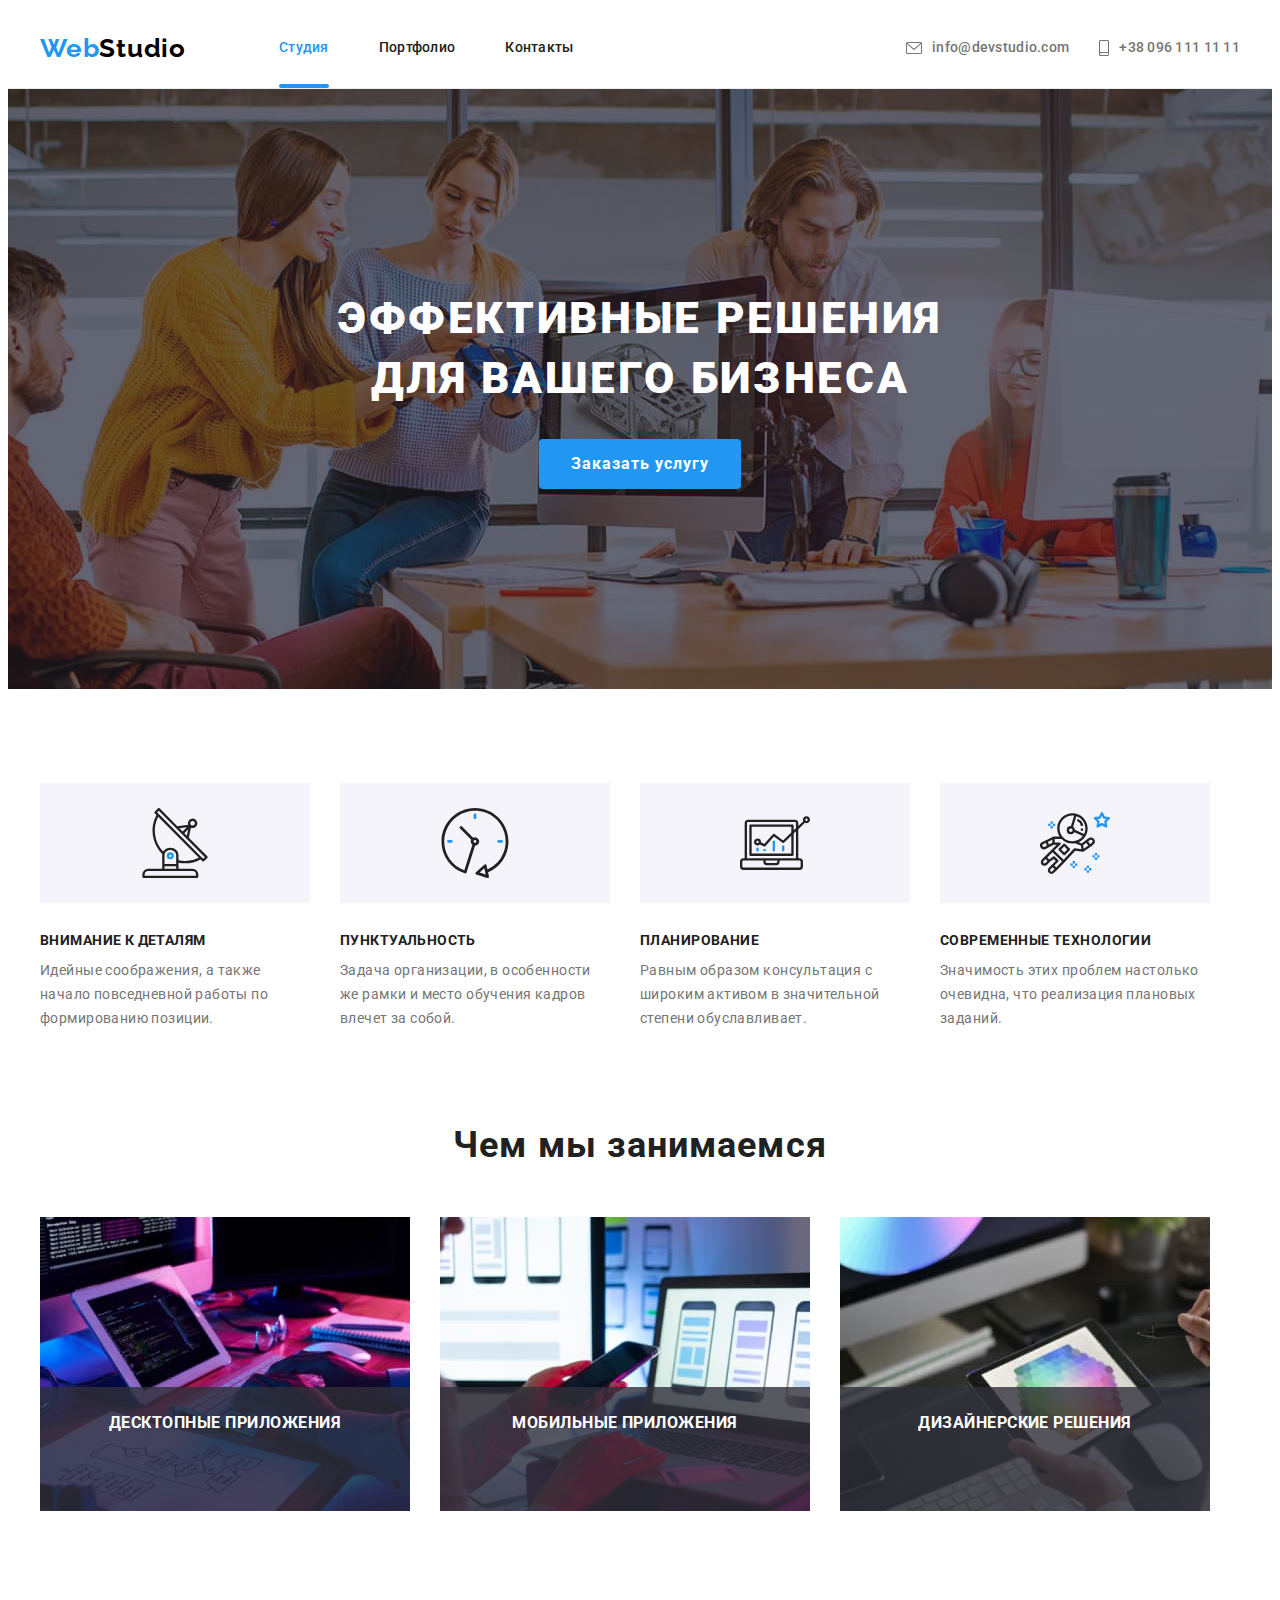
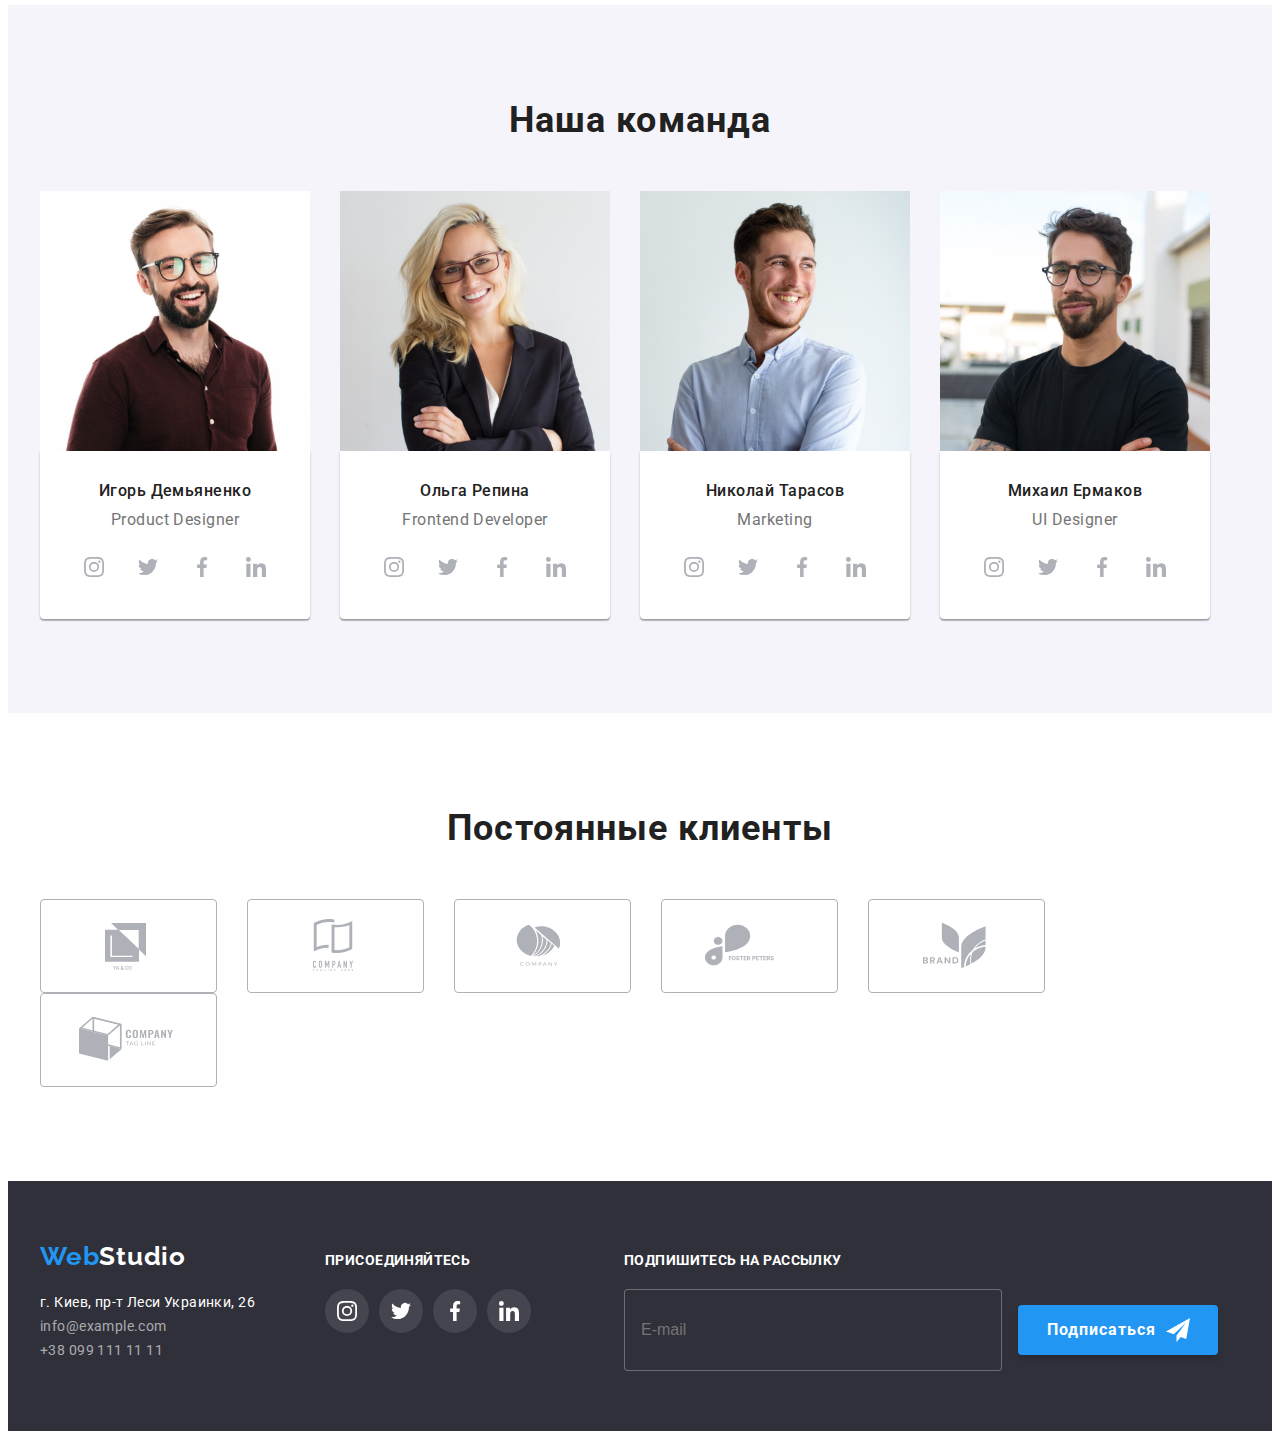
<file: index.html>
<!DOCTYPE html>
<html lang="ru">
<head>
    <meta charset="UTF-8">
    <meta http-equiv="X-UA-Compatible" content="IE=edge">
    <meta name="viewport" content="width=device-width, initial-scale=1.0">
    <link rel="preconnect" href="https://fonts.googleapis.com">
    <link rel="preconnect" href="https://fonts.gstatic.com" crossorigin>
    <link href="https://fonts.googleapis.com/css2?family=Raleway:wght@700&family=Roboto:wght@400;500;700;900&display=swap"
        rel="stylesheet">
    <link rel="stylesheet" href="https://cdnjs.cloudflare.com/ajax/libs/modern-normalize/1.1.0/modern-normalize.min.css"
        integrity="sha512-wpPYUAdjBVSE4KJnH1VR1HeZfpl1ub8YT/NKx4PuQ5NmX2tKuGu6U/JRp5y+Y8XG2tV+wKQpNHVUX03MfMFn9Q=="
        crossorigin="anonymous" referrerpolicy="no-referrer" />
    <link rel="stylesheet" href="./css/styles.css">
    <title>WebStudio</title>
</head>
<body>
    <!--Шапка-->
    <header class="header">
        <!--Навигация на страницы-->
        <div class="container header-container">        
            <nav class="header-nav">
                <a class="link header-logo" href=""><span class="web">Web</span>Studio</a>
                <ul class="list header-list">
                    <li class="header-list-container"><a class="link header-item current" href="">Студия</a></li>
                    <li class="header-list-container"><a class="link header-item" href="./portfolio.html">Портфолио</a></li>
                    <li class="header-list-container"><a class="link header-item" href="">Контакты</a></li>
                </ul>
            </nav>
        <!--Почта и телефон-->
            <ul class="list header-contacts">
                <li class="header-contacts-container">
                    <a class="link header-mail" href="mailto:info@devstudio.com">
                        <svg class="header-mail-logo" width='16' height='12'>
                            <use href='./images/icons.svg#envelope'></use>
                        </svg>
                    info@devstudio.com</a></li>
                <li><a class="link header-tel" href="tel:+380961111111">
                    <svg class="header-tel-logo" width='10' height='16'>
                            <use href='./images/icons.svg#smartphone'></use>
                        </svg>
                    +38 096 111 11 11</a></li>
            </ul>
        </div>
    </header>

    <main>
        <!--Заказ-->
        <section class="hero">
            <div class="container">
            <h1 class="hero-title">ЭФФЕКТИВНЫЕ РЕШЕНИЯ ДЛЯ ВАШЕГО БИЗНЕСА</h1>
            <button data-modal-open class="hero-btn" type="button">Заказать услугу</button>
            </div>
        </section>
        <!--Наши преимущества-->
        <section class="benefits">
            <div class="container">
            <h2 class="benefits-title visually-hidden">Наши преимущества</h2>
            <ul class="list benefits-list">
                <li class="benefits-item icon-satellite">
                    <h3 class="benefits-item-title">Внимание к деталям</h3>
                    <p class="benefits-item-text">Идейные соображения, а также начало повседневной работы по формированию позиции.</p>
                </li>
                <li class="benefits-item icon-clock">
                    <h3 class="benefits-item-title">Пунктуальность</h3>
                    <p class="benefits-item-text">Задача организации, в особенности же рамки и место обучения кадров влечет за собой.</p>
                </li>
                <li class="benefits-item icon-diagram">
                    <h3 class="benefits-item-title">Планирование</h3>
                    <p class="benefits-item-text">Равным образом консультация с широким активом в значительной степени обуславливает.</p>
                </li>
                <li class="benefits-item icon-astronaut">
                    <h3 class="benefits-item-title">Современные технологии</h3>
                    <p class="benefits-item-text">Значимость этих проблем настолько очевидна, что реализация плановых заданий.</p>
                </li>
            </ul>
            </div>
        </section>
        <!--Чем мы занимаемся?-->
        <section class="works">
            <div class="container">
            <h2 class="works-title">Чем мы занимаемся</h2>
            <ul class="list works-list">
                <li class="works-item">
                    <img src="./images/box1.jpg" alt="Руки на клавиатуре и рядом алгоритм" width="370">
                    <p class="works-item-title">Десктопные приложения</p>
                </li>
                <li class="works-item">
                    <img src="./images/box2.jpg" alt="Руки на клавиатуре и со смартфоном" width="370">
                    <p class="works-item-title">Мобильные приложения</p>
                </li>
                <li class="works-item">
                    <img src="./images/box3.jpg" alt="Руки с планшетом и ручкой" width="370">
                    <p class="works-item-title">Дизайнерские решения</p>
                </li>
            </ul>
            </div>
        </section>
        <!--Наша Команда-->
        <section class="team">
            <div class="container">
            <h2 class="team-title">Наша команда</h2>
            <ul class="list team-list">
                <li class="team-item">
                    <img class="team-item-image" src="./images/person1.jpg" alt="Игорь Демьяненко" width="270">
                        <div class="team-item-container">
                            <h3 class="team-item-title">Игорь Демьяненко</h3>
                            <p class="team-item-text" lang="en">Product Designer</p>
                            <ul class="list team-item-social-list">
                                <li class="team-item-social-icon">
                                    <a href="" class="team-item-social-link">
                                        <svg class="team-item-social-logo" width='20' height='20'>
                                            <use href='./images/icons.svg#instagram'></use>
                                        </svg>
                                    </a>
                                </li>
                                <li class="team-item-social-icon">
                                    <a href="" class="team-item-social-link">
                                        <svg class="team-item-social-logo" width='20' height='20'>
                                            <use href='./images/icons.svg#twitter'></use>
                                        </svg>
                                    </a>
                                </li>
                                <li class="team-item-social-icon">
                                    <a href="" class="team-item-social-link">
                                        <svg class="team-item-social-logo" width='20' height='20'>
                                            <use href='./images/icons.svg#facebook'></use>
                                        </svg>
                                    </a>
                                </li>
                                <li class="team-item-social-icon">
                                    <a href="" class="team-item-social-link">
                                        <svg class="team-item-social-logo" width='20' height='20'>
                                            <use href='./images/icons.svg#linkedin'></use>
                                        </svg>
                                    </a>
                                </li>
                            </ul>
                        </div>
                </li>
                <li class="team-item">
                    <img class="team-item-image" src="./images/person2.jpg" alt="Ольга Репина" width="270">
                        <div class="team-item-container">
                            <h3 class="team-item-title">Ольга Репина</h3>
                            <p class="team-item-text" lang="en">Frontend Developer</p>
                            <ul class="list team-item-social-list">
                                <li class="team-item-social-icon">
                                    <a href="" class="team-item-social-link">
                                        <svg class="team-item-social-logo" width='20' height='20'>
                                            <use href='./images/icons.svg#instagram'></use>
                                        </svg>
                                    </a>
                                </li>
                                <li class="team-item-social-icon">
                                    <a href="" class="team-item-social-link">
                                        <svg class="team-item-social-logo" width='20' height='20'>
                                            <use href='./images/icons.svg#twitter'></use>
                                        </svg>
                                    </a>
                                </li>
                                <li class="team-item-social-icon">
                                    <a href="" class="team-item-social-link">
                                        <svg class="team-item-social-logo" width='20' height='20'>
                                            <use href='./images/icons.svg#facebook'></use>
                                        </svg>
                                    </a>
                                </li>
                                <li class="team-item-social-icon">
                                    <a href="" class="team-item-social-link">
                                        <svg class="team-item-social-logo" width='20' height='20'>
                                            <use href='./images/icons.svg#linkedin'></use>
                                        </svg>
                                    </a>
                                </li>
                            </ul>
                        </div>
                </li>
                <li class="team-item">
                    <img class="team-item-image" src="./images/person3.jpg" alt="Николай Тарасов" width="270">
                        <div class="team-item-container">
                            <h3 class="team-item-title">Николай Тарасов</h3>
                            <p class="team-item-text" lang="en">Marketing</p>
                            <ul class="list team-item-social-list">
                                <li class="team-item-social-icon">
                                    <a href="" class="team-item-social-link">
                                        <svg class="team-item-social-logo" width='20' height='20'>
                                            <use href='./images/icons.svg#instagram'></use>
                                        </svg>
                                    </a>
                                </li>
                                <li class="team-item-social-icon">
                                    <a href="" class="team-item-social-link">
                                        <svg class="team-item-social-logo" width='20' height='20'>
                                            <use href='./images/icons.svg#twitter'></use>
                                        </svg>
                                    </a>
                                </li>
                                <li class="team-item-social-icon">
                                    <a href="" class="team-item-social-link">
                                        <svg class="team-item-social-logo" width='20' height='20'>
                                            <use href='./images/icons.svg#facebook'></use>
                                        </svg>
                                    </a>
                                </li>
                                <li class="team-item-social-icon">
                                    <a href="" class="team-item-social-link">
                                        <svg class="team-item-social-logo" width='20' height='20'>
                                            <use href='./images/icons.svg#linkedin'></use>
                                        </svg>
                                    </a>
                                </li>
                            </ul>
                        </div>
                </li>
                <li class="team-item">
                    <img class="team-item-image" src="./images/person4.jpg" alt="Михаил Ермаков" width="270">
                        <div class="team-item-container">
                            <h3 class="team-item-title">Михаил Ермаков</h3>
                            <p class="team-item-text" lang="en">UI Designer</p>
                            <ul class="list team-item-social-list">
                                <li class="team-item-social-icon">
                                    <a href="" class="team-item-social-link">
                                        <svg class="team-item-social-logo" width='20' height='20'>
                                            <use href='./images/icons.svg#instagram'></use>
                                        </svg>
                                    </a>
                                </li>
                                <li class="team-item-social-icon">
                                    <a href="" class="team-item-social-link">
                                        <svg class="team-item-social-logo" width='20' height='20'>
                                            <use href='./images/icons.svg#twitter'></use>
                                        </svg>
                                    </a>
                                </li>
                                <li class="team-item-social-icon">
                                    <a href="" class="team-item-social-link">
                                        <svg class="team-item-social-logo" width='20' height='20'>
                                            <use href='./images/icons.svg#facebook'></use>
                                        </svg>
                                    </a>
                                </li>
                                <li class="team-item-social-icon">
                                    <a href="" class="team-item-social-link">
                                        <svg class="team-item-social-logo" width='20' height='20'>
                                            <use href='./images/icons.svg#linkedin'></use>
                                        </svg>
                                    </a>
                                </li>
                            </ul>
                        </div>
                </li>
            </ul>
            </div>
        </section>
        <!--Наши постоянные клиенты-->
        <section class="clients">
            <div class="container">
                <h2 class="clients-title">Постоянные клиенты</h2>
                <ul class="list clients-list">
                    <li class="clients-item">
                        <a href="" class="link clients-item-link">
                            <svg class="clients-item-logo" width='106' height='60'>
                                <use href='./images/icons.svg#company1'></use>
                            </svg>
                        </a>                                                
                    </li>
                    <li class="clients-item">
                        <a href="" class="link clients-item-link">
                            <svg class="clients-item-logo" width='106' height='60'>
                                <use href='./images/icons.svg#company2'></use>
                            </svg>
                        </a>
                    </li>
                    <li class="clients-item">
                        <a href="" class="link clients-item-link">
                            <svg class="clients-item-logo" width='106' height='60'>
                                <use href='./images/icons.svg#company3'></use>
                            </svg>
                        </a>
                    </li>
                    <li class="clients-item">
                        <a href="" class="link clients-item-link">
                            <svg class="clients-item-logo" width='106' height='60'>
                                <use href='./images/icons.svg#company4'></use>
                            </svg>
                        </a>
                    </li>
                    <li class="clients-item">
                        <a href="" class="link clients-item-link">
                            <svg class="clients-item-logo" width='106' height='60'>
                                <use href='./images/icons.svg#company5'></use>
                            </svg>
                        </a>
                    <li class="clients-item">
                        <a href="" class="link clients-item-link">
                            <svg class="clients-item-logo" width='106' height='60'>
                                <use href='./images/icons.svg#company6'></use>
                            </svg>
                        </a>
                    </li>                    
                </ul>
            </div>
        </section>
    </main>
    <footer class="footer">
        <!--Логотип-->
        <div class="container footer-container">
            <div>
            <a class="link footer-logo" href=""><span class="web">Web</span>Studio</a>
        <address class="footer-list">
            <ul class="list">
                <li><a class="link footer-map" href="https://goo.gl/maps/VZW6j8tTsUU3PeiP6" target="_blank" rel="noopner norefferer">г. Киев, пр-т Леси Украинки, 26</a></li>
                <li><a class="link footer-mail" href="mailto:info@example.com">info@example.com</a></li>
                <li><a class="link footer-tel" href="tel:+380991111111">+38 099 111 11 11</a></li>
            </ul>             
        </address>
            </div>
        <div class="footer-social-container">
            <h3 class="footer-social-title">Присоединяйтесь</h3>
            <ul class="list footer-social-list">
                <li class="footer-social-icon">
                    <a href="" class="footer-social-link">
                        <svg class="footer-social-logo" width='20' height='20'>
                            <use href='./images/icons.svg#instagram'></use>
                        </svg>
                    </a>
                </li>
                <li class="footer-social-icon">
                    <a href="" class="footer-social-link">
                        <svg class="footer-social-logo" width='20' height='20'>
                            <use href='./images/icons.svg#twitter'></use>
                        </svg>
                    </a>
                </li>
                <li class="footer-social-icon">
                    <a href="" class="footer-social-link">
                        <svg class="footer-social-logo" width='20' height='20'>
                            <use href='./images/icons.svg#facebook'></use>
                        </svg>
                    </a>
                </li>
                <li class="footer-social-icon">
                    <a href="" class="footer-social-link">
                        <svg class="footer-social-logo" width='20' height='20'>
                            <use href='./images/icons.svg#linkedin'></use>
                        </svg>
                    </a>
                </li>
            </ul>
        </div>
        <div class="footer-subscribe">
            <h3 class="footer-subscribe-title">Подпишитесь на рассылку</h3>
            <form action="#">
                <input type="email" name="email" class="subscribe-email" placeholder="E-mail">
                <button type="submit" class="subscribe-btn">
                    <span class="subscribe-btn-text">Подписаться</span> 
                    <svg class="subscribe-icon" width='24' height='24'>
                        <use href='./images/icons.svg#telegram'></use>
                    </svg>
                </button>
            </form>
        </div>
        </div>
    </footer>
    <!--Модальное окно-->
    <div data-modal class="backdrop is-hidden">
        <div class="modal">
            <button type="button" data-modal-close class="modal-close">
                <svg class="modal-close-logo" width="11px" height="11px">
                    <use href="./images/icons.svg#close"></use>
                </svg>
            </button>

            <p class="modal-title">Оставьте свои данные, мы вам перезвоним</p>
            <form action="#">
                <label class="modal-input">
                    <span class="input-label">Имя</span>
                    <span class="modal-input-icon">
                        <input class="input-field" type="text" name="name">
                        <svg class="input-icon" width="12px" height="12px">
                            <use href="./images/icons.svg#modal-name"></use>
                        </svg>
                    </span>
                    
                </label>
                <label class="modal-input">
                    <span class="input-label">Телефон</span>
                    <span class="modal-input-icon">
                        <input class="input-field" type="tel" name="tel">
                        <svg class="input-icon" width="14px" height="14px">
                            <use href="./images/icons.svg#modal-tel"></use>
                        </svg>
                    </span>
                </label>
                <label class="modal-input">
                    <span class="input-label">Почта</span>
                    <span class="modal-input-icon">
                        <input class="input-field" type="email" name="email">
                        <svg class="input-icon" width="16px" height="12px">
                            <use href="./images/icons.svg#modal-mail"></use>
                        </svg>
                    </span>
                </label>
                <label class="modal-input">
                    <span class="input-label">Комментарии</span>
                    <textarea class="input-field textarea" name="comment" placeholder="Введите текст"></textarea>
                </label>
                <label class="checkbox-text">
                    <input class="checkbox" type="checkbox" name="checkbox">
                    <span class="checkbox-icon"></span>
                    <span>Соглашаюсь с рассылкой и принимаю
                    <a href="" class="checkbox-link">Условия договора</a></span>
                </label>
                <div class="modal-button">
                    <button type="submit" class="submit-btn">Отправить</button>
                </div>
            </form>
        </div>
    </div>
    <script src="./modal.js"></script>
</body>
</html>
</file>
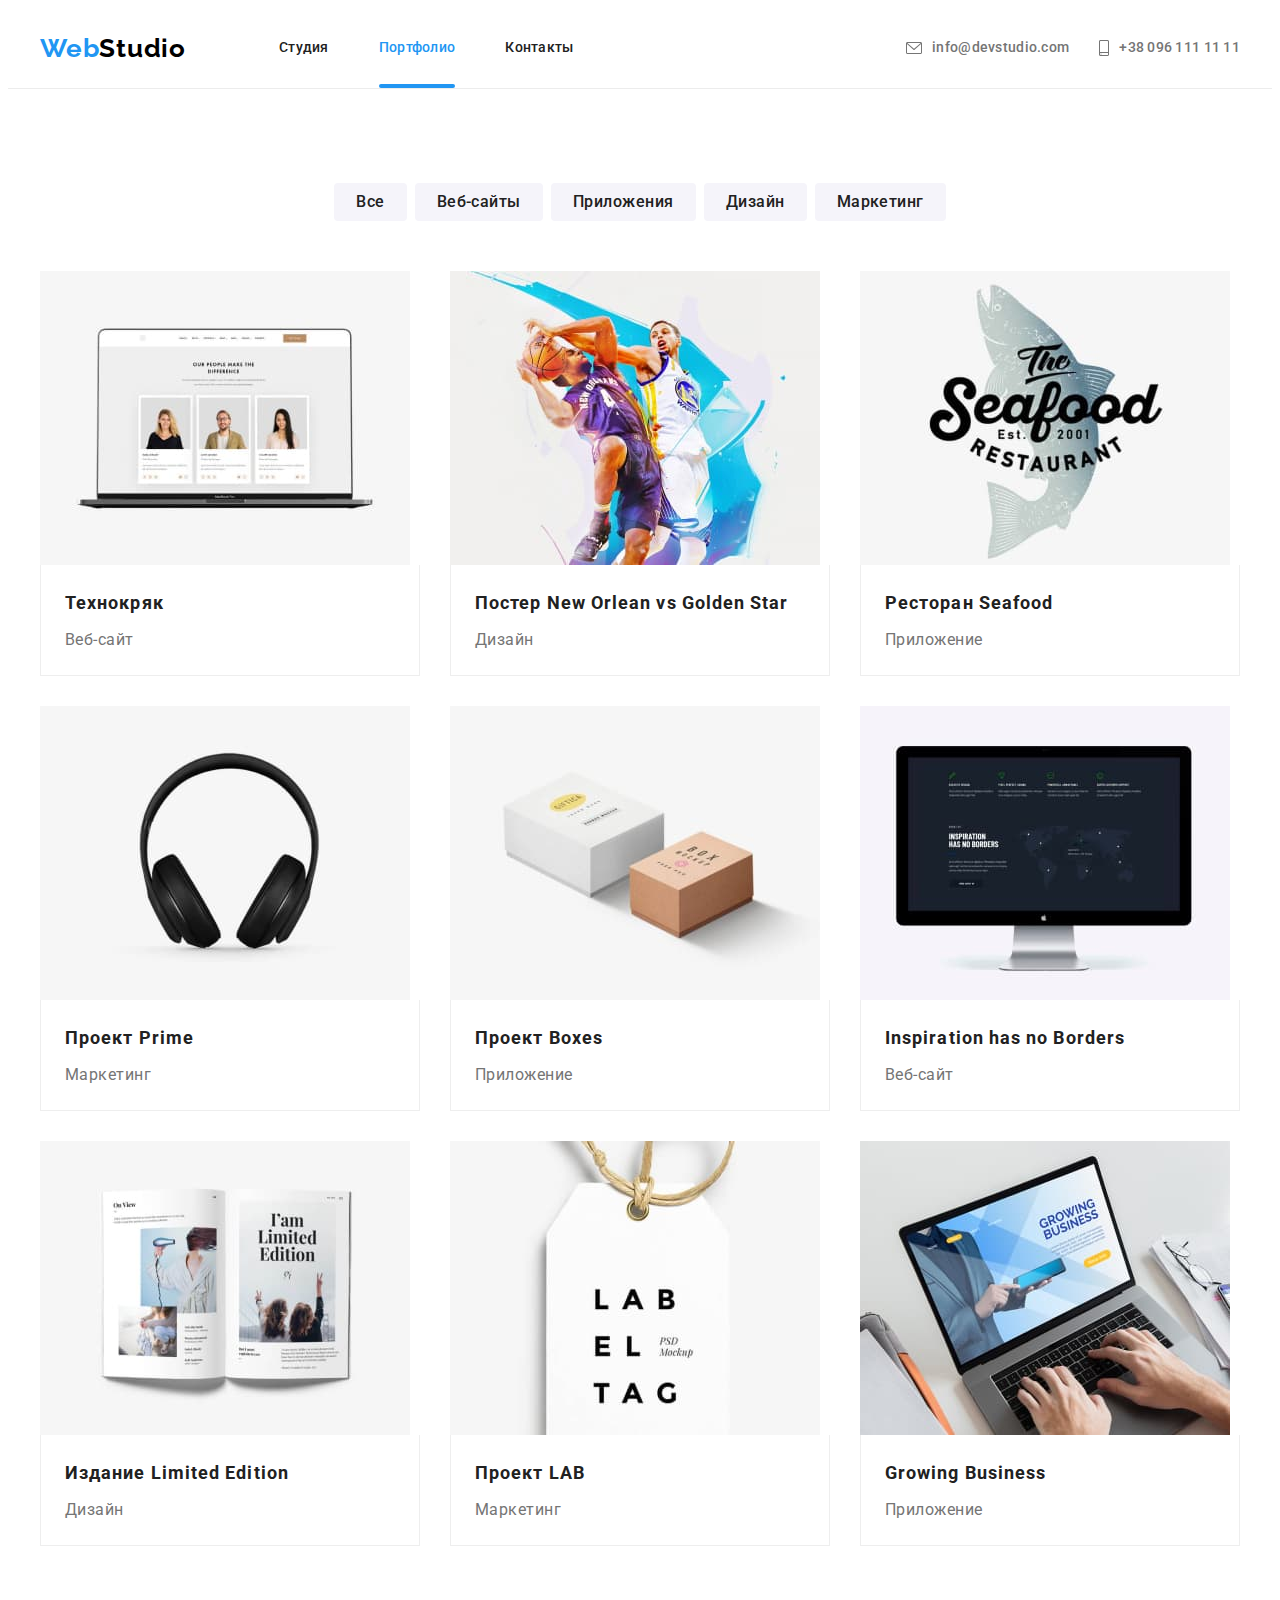
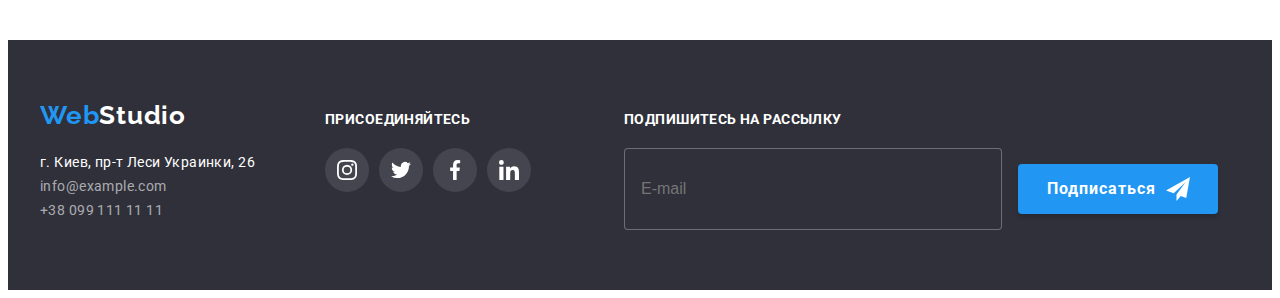
<file: portfolio.html>
<!DOCTYPE html>
<html lang="ru">
<head>
    <meta charset="UTF-8">
    <meta http-equiv="X-UA-Compatible" content="IE=edge">
    <meta name="viewport" content="width=, initial-scale=1.0">
    <link rel="preconnect" href="https://fonts.googleapis.com">
    <link rel="preconnect" href="https://fonts.gstatic.com" crossorigin>
    <link href="https://fonts.googleapis.com/css2?family=Raleway:wght@700&family=Roboto:wght@400;500;700;900&display=swap"
        rel="stylesheet">
    <link rel="stylesheet" href="https://cdnjs.cloudflare.com/ajax/libs/modern-normalize/1.1.0/modern-normalize.min.css"
        integrity="sha512-wpPYUAdjBVSE4KJnH1VR1HeZfpl1ub8YT/NKx4PuQ5NmX2tKuGu6U/JRp5y+Y8XG2tV+wKQpNHVUX03MfMFn9Q=="
        crossorigin="anonymous" referrerpolicy="no-referrer" />
    <link rel="stylesheet" href="./css/styles.css">
    <title>Portfolio</title>
</head>
<body>
    <!--Шапка-->
    <header class="header">
        <!--Навигация на другие страницы сайта-->
        <div class="container header-container">
            <nav class="header-nav">
                <a class="link header-logo" href=""><span class="web">Web</span>Studio</a>
                <ul class="list header-list">
                    <li class="header-list-container"><a class="link header-item " href="./index.html">Студия</a></li>
                    <li class="header-list-container"><a class="link header-item current" href="">Портфолио</a></li>
                    <li class="header-list-container"><a class="link header-item" href="">Контакты</a></li>
                </ul>
            </nav>
            <!--Почта и телефон-->
            <ul class="list header-contacts">
                <li class="header-contacts-container">
                    <a class="link header-mail" href="mailto:info@devstudio.com">
                        <svg class="header-mail-logo" width='16' height='12'>
                            <use href='./images/icons.svg#envelope'></use>
                        </svg>
                        info@devstudio.com</a>
                </li>
                <li><a class="link header-tel" href="tel:+380961111111">
                        <svg class="header-tel-logo" width='10' height='16'>
                            <use href='./images/icons.svg#smartphone'></use>
                        </svg>
                        +38 096 111 11 11</a></li>
            </ul>
        </div>
    </header>
    <main>
    <!--Навигация по сайту-->
    <section class="nav-portfolio">
        <div class="container">
        <h1 class="nav-portfolio-title visually-hidden">Навигация кнопоками примеров работ</h1>
        <!--Кнопки-->
        <ul class="list nav-portfolio-list">
            <li class="nav-portfolio-item">
                <button class="nav-portfolio-btn" type="button">Все</button>
            </li>
            <li class="nav-portfolio-item">
                <button class="nav-portfolio-btn" type="button">Веб-сайты</button>
            </li>
            <li class="nav-portfolio-item">
                <button class="nav-portfolio-btn" type="button">Приложения</button>
            </li>
            <li class="nav-portfolio-item">
                <button class="nav-portfolio-btn" type="button">Дизайн</button>
            </li>
            <li class="nav-portfolio-item">
                <button class="nav-portfolio-btn" type="button">Маркетинг</button>
            </li>
        </ul>
        <!--Примеры работ-->
        <h2 class="nav-examples-title visually-hidden">Навигация по фотопримерам работ</h2>
        <ul class="list nav-examples-list">
            <li class="nav-examples-item">
                <a class="link nav-examples-link" href="">
                    <div class="nav-examples-item-thumb">
                        <img class="nav-examples-item-image" src="./images/portfolio1.jpg" alt="Экран ноутбука" width="370">
                        <div class="nav-examples-item-overlay">
                            <p class="nav-examples-item-overlay-text">Технокряк это современная площадка распространения коронавируса. Компании используют эту платформу для цифрового
                            шпионажа и атак на защищённые сервера конкурентов.</p>
                        </div>
                    </div>
                        <div class="nav-examples-container">
                            <h3 class="nav-examples-item-title">Технокряк</h3>
                            <p class="nav-examples-item-text">Веб-сайт</p>
                        </div>
                </a> 
            </li>
            <li class="nav-examples-item">
                <a class="link nav-examples-link" href="">
                    <div class="nav-examples-item-thumb">
                        <img class="nav-examples-item-image" src="./images/portfolio2.jpg" alt="Баскетболисты" width="370">
                        <div class="nav-examples-item-overlay">
                            <p class="nav-examples-item-overlay-text">Технокряк это современная площадка распространения коронавируса. Компании
                            используют эту платформу для цифрового
                            шпионажа и атак на защищённые сервера конкурентов.</p>
                        </div>
                    </div>
                        <div class="nav-examples-container">
                            <h3 class="nav-examples-item-title">Постер New Orlean vs Golden Star</h3>
                            <p class="nav-examples-item-text">Дизайн</p>
                        </div>
                </a> 
            </li>
            <li class="nav-examples-item">
                <a class="link nav-examples-link" href="">
                    <div class="nav-examples-item-thumb">
                        <img class="nav-examples-item-image" src="./images/portfolio3.jpg" alt="Логотип ресторана" width="370">
                        <div class="nav-examples-item-overlay">
                            <p class="nav-examples-item-overlay-text">Технокряк это современная площадка распространения коронавируса. Компании
                            используют эту платформу для цифрового
                            шпионажа и атак на защищённые сервера конкурентов.</p>
                        </div>
                    </div>
                        <div class="nav-examples-container">
                            <h3 class="nav-examples-item-title">Ресторан Seafood</h3>
                            <p class="nav-examples-item-text">Приложение</p>
                        </div>
                </a>
                
            </li>
            <li class="nav-examples-item">
                <a class="link nav-examples-link" href="">
                    <div class="nav-examples-item-thumb">
                        <img class="nav-examples-item-image" src="./images/portfolio4.jpg" alt="Наушники" width="370">
                        <div class="nav-examples-item-overlay">
                            <p class="nav-examples-item-overlay-text">Технокряк это современная площадка распространения коронавируса. Компании
                            используют эту платформу для цифрового
                            шпионажа и атак на защищённые сервера конкурентов.</p>
                        </div>
                    </div>
                        <div class="nav-examples-container">
                            <h3 class="nav-examples-item-title">Проект Prime</h3>
                            <p class="nav-examples-item-text">Маркетинг</p>
                        </div>
                </a>                
            </li>
            <li class="nav-examples-item">
                <a class="link nav-examples-link" href="">
                    <div class="nav-examples-item-thumb">
                        <img class="nav-examples-item-image" src="./images/portfolio5.jpg" alt="Коробки" width="370">
                        <div class="nav-examples-item-overlay">
                            <p class="nav-examples-item-overlay-text">Технокряк это современная площадка распространения коронавируса. Компании
                            используют эту платформу для цифрового
                            шпионажа и атак на защищённые сервера конкурентов.</p>
                        </div>
                    </div>
                        <div class="nav-examples-container">
                            <h3 class="nav-examples-item-title">Проект Boxes</h3>
                            <p class="nav-examples-item-text">Приложение</p>
                        </div>
                </a>
            </li>
            <li class="nav-examples-item">
                <a class="link nav-examples-link" href="">
                    <div class="nav-examples-item-thumb">
                        <img class="nav-examples-item-image" src="./images/portfolio6.jpg" alt="Экран мионитора" width="370">
                        <div class="nav-examples-item-overlay">
                            <p class="nav-examples-item-overlay-text">Технокряк это современная площадка распространения коронавируса. Компании
                            используют эту платформу для цифрового
                            шпионажа и атак на защищённые сервера конкурентов.</p>
                        </div>
                    </div>
                        <div class="nav-examples-container">
                            <h3 class="nav-examples-item-title">Inspiration has no Borders</h3>
                            <p class="nav-examples-item-text">Веб-сайт</p>
                        </div>
                </a> 
            </li>
            <li class="nav-examples-item">                
                <a class="link nav-examples-link" href="">
                    <div class="nav-examples-item-thumb">
                        <img class="nav-examples-item-image" src="./images/portfolio7.jpg" alt="Раскрытая книга" width="370">
                        <div class="nav-examples-item-overlay">
                            <p class="nav-examples-item-overlay-text">Технокряк это современная площадка распространения коронавируса. Компании
                            используют эту платформу для цифрового
                            шпионажа и атак на защищённые сервера конкурентов.</p>
                        </div>
                    </div>
                        <div class="nav-examples-container">
                            <h3 class="nav-examples-item-title">Издание Limited Edition</h3>
                            <p class="nav-examples-item-text">Дизайн</p>
                        </div>
                </a>  
            </li>
            <li class="nav-examples-item">
                <a class="link nav-examples-link" href="">
                    <div class="nav-examples-item-thumb">
                        <img class="nav-examples-item-image" src="./images/portfolio8.jpg" alt="Ярлык" width="370">
                        <div class="nav-examples-item-overlay">
                            <p class="nav-examples-item-overlay-text">Технокряк это современная площадка распространения коронавируса. Компании
                            используют эту платформу для цифрового
                            шпионажа и атак на защищённые сервера конкурентов.</p>
                        </div>
                    </div>
                        <div class="nav-examples-container">
                            <h3 class="nav-examples-item-title">Проект LAB</h3>
                            <p class="nav-examples-item-text">Маркетинг</p>
                        </div>
                </a> 
            </li>
            <li class="nav-examples-item">
                <a class="link nav-examples-link" href="">
                    <div class="nav-examples-item-thumb">
                        <img class="nav-examples-item-image" src="./images/portfolio9.jpg" alt="Фото ноутбука" width="370">
                        <div class="nav-examples-item-overlay">
                            <p class="nav-examples-item-overlay-text">Технокряк это современная площадка распространения коронавируса. Компании
                            используют эту платформу для цифрового
                            шпионажа и атак на защищённые сервера конкурентов.</p>
                        </div>
                    </div>
                        <div class="nav-examples-container">
                            <h3 class="nav-examples-item-title">Growing Business</h3>
                            <p class="nav-examples-item-text">Приложение</p>
                        </div>
                </a>
            </li>
        </ul>
        </div>
    </section>
    </main>
    <footer class="footer">
        <!--Логотип-->
        <div class="container footer-container">
            <div>
                <a class="link footer-logo" href=""><span class="web">Web</span>Studio</a>
                <address class="footer-list">
                    <ul class="list">
                        <li><a class="link footer-map" href="https://goo.gl/maps/VZW6j8tTsUU3PeiP6" target="_blank"
                                rel="noopner norefferer">г. Киев, пр-т Леси Украинки, 26</a></li>
                        <li><a class="link footer-mail" href="mailto:info@example.com">info@example.com</a></li>
                        <li><a class="link footer-tel" href="tel:+380991111111">+38 099 111 11 11</a></li>
                    </ul>
                </address>
            </div>
            <div class="footer-social-container">
                <h3 class="footer-social-title">Присоединяйтесь</h3>
                <ul class="list footer-social-list">
                    <li class="footer-social-icon">
                        <a href="" class="footer-social-link">
                            <svg class="footer-social-logo" width='20' height='20'>
                                <use href='./images/icons.svg#instagram'></use>
                            </svg>
                        </a>
                    </li>
                    <li class="footer-social-icon">
                        <a href="" class="footer-social-link">
                            <svg class="footer-social-logo" width='20' height='20'>
                                <use href='./images/icons.svg#twitter'></use>
                            </svg>
                        </a>
                    </li>
                    <li class="footer-social-icon">
                        <a href="" class="footer-social-link">
                            <svg class="footer-social-logo" width='20' height='20'>
                                <use href='./images/icons.svg#facebook'></use>
                            </svg>
                        </a>
                    </li>
                    <li class="footer-social-icon">
                        <a href="" class="footer-social-link">
                            <svg class="footer-social-logo" width='20' height='20'>
                                <use href='./images/icons.svg#linkedin'></use>
                            </svg>
                        </a>
                    </li>
                </ul>
            </div>
            <div class="footer-subscribe">
                <h3 class="footer-subscribe-title">Подпишитесь на рассылку</h3>
                <form action="">
                    <input type="email" name="email" class="subscribe-email" placeholder="E-mail">
                    <button type="submit" class="subscribe-btn">
                        <span class="subscribe-btn-text">Подписаться</span>
                        <svg class="subscribe-icon" width='24' height='24'>
                            <use href='./images/icons.svg#telegram'></use>
                        </svg>
                    </button>
                </form>
            </div>
        </div>
    </footer>

</body>
</html>
</file>
<file: css/styles.css>
/* Общие стили страницы */
:root {
	--title-color: #212121;
	--text-color: #757575;
	--accent-color: #2196f3;
	--dark-background-color: #2f303a;
	--grey-background-color: #f5f4fa;
	--btn-background-color: #188ce8;
	--light-color-for-another: #ffffff;
	--transition-duration: 250ms;
	--transition-timing-function: cubic-bezier(0.4, 0, 0.2, 1);
}

body {
	font-family: "Roboto", "sans-serif";
	background-color: var(--light-color-for-another);
}

p,
h1,
h2,
h3,
h4,
h5,
h6 {
	margin: 0;
}

ul,
ol {
	margin: 0;
	padding: 0;
}

img {
	display: block;
	max-width: 100%;
}

.list {
	list-style: none;
}

.link {
	text-decoration: none;
}

.visually-hidden {
	position: absolute;
	width: 1px;
	height: 1px;
	margin: -1px;
	border: 0;
	padding: 0;

	white-space: nowrap;
	clip-path: inset(100%);
	clip: rect(0 0 0 0);
	overflow: hidden;
}

.container {
	width: 1200px;
	padding-left: 15px;
	padding-right: 15px;
	margin: 0 auto;
}
/* Стилизация шапки сайта */
.header {
	border-bottom: 1px solid #ececec;
}
.web {
	color: var(--accent-color);
}
.header-logo {
	color: black;
	margin-right: 93px;
	display: block;
}
.web,
.header-logo,
.footer-logo {
	font-family: "Raleway", "sans-serif";
	font-style: normal;
	font-weight: 700;
	font-size: 26px;
	line-height: 1.17;
	letter-spacing: 0.03em;
}
.header-container {
	display: flex;
	align-items: center;
}
.header-nav {
	display: flex;
	align-items: center;
}
.header-list {
	display: flex;
}
.header-contacts {
	display: flex;
	margin-left: auto;
}
.header-list-container:not(:last-child) {
	margin-right: 50px;
}
.header-item {
	color: var(--title-color);
	font-weight: 500;
	font-size: 14px;
	line-height: 1.14;
	letter-spacing: 0.02em;
	padding-top: 32px;
	padding-bottom: 32px;
	display: block;
	position: relative;
	transition-property: color;
	transition-duration: var(--transition-duration);
	transition-timing-function: var(--transition-timing-function);
}
.current::after {
	content: "";
	position: absolute;
	left: 0;
	bottom: 0;
	width: 100%;
	height: 4px;
	border-radius: 2px;
	background-color: var(--accent-color);
}

.header-item:hover,
.header-item:focus {
	color: var(--accent-color);
}
.current {
	color: var(--accent-color);
}
.header-contacts-container {
	margin-right: 30px;
}
.header-mail,
.header-tel {
	color: var(--text-color);
	font-weight: 500;
	font-size: 14px;
	line-height: 1.14;
	letter-spacing: 0.02em;
	display: flex;
	align-items: center;
	transition-property: color;
	transition-duration: var(--transition-duration);
	transition-timing-function: var(--transition-timing-function);
}
.header-mail:hover,
.header-mail:focus {
	color: var(--accent-color);
}
.header-tel:hover,
.header-tel:focus {
	color: var(--accent-color);
}
.header-mail-logo,
.header-tel-logo {
	fill: var(--text-color);
	margin-right: 10px;
	transition-property: fill;
	transition-duration: var(--transition-duration);
	transition-timing-function: var(--transition-timing-function);
}
.header-mail:hover .header-mail-logo,
.header-mail:focus .header-mail-logo,
.header-tel:hover .header-tel-logo,
.header-tel:focus .header-tel-logo {
	fill: var(--accent-color);
}
/* Стилизация героя */
.hero {
	max-width: 1600px;
	margin-left: auto;
	margin-right: auto;
	background-color: var(--dark-background-color);
	background-image: linear-gradient(rgba(47, 48, 58, 0.4), rgba(47, 48, 58, 0.4)), url("../images/hero-photo.jpg");
	background-repeat: no-repeat;
	background-position: center;
	background-size: cover;
	text-align: center;
	padding-top: 200px;
	padding-bottom: 200px;
}
.hero-title {
	color: var(--light-color-for-another);
	font-weight: 900;
	font-size: 44px;
	line-height: 1.36;
	text-align: center;
	letter-spacing: 0.06em;
	text-transform: uppercase;
	margin-bottom: 30px;
	margin-left: auto;
	margin-right: auto;
	max-width: 696px;
}
.hero-btn {
	color: var(--light-color-for-another);
	background-color: var(--accent-color);
	font-family: inherit;
	font-style: normal;
	font-weight: 700;
	font-size: 16px;
	line-height: 1.88;
	align-items: center;
	text-align: center;
	letter-spacing: 0.06em;
	border-radius: 4px;
	border: none;
	padding: 10px 32px;
	cursor: pointer;
	transition-property: background-color;
	transition-duration: var(--transition-duration);
	transition-timing-function: var(--transition-timing-function);
}
.hero-btn:hover,
.hero-btn:focus {
	background-color: var(--btn-background-color);
}

/* Стилизация преимуществ */
.benefits {
	padding-top: 94px;
	padding-bottom: 47px;
}
.benefits-list {
	display: flex;
}
.benefits-item {
	width: 270px;
}
.benefits-item::before {
	content: "";
	height: 120px;
	display: block;
	background-color: #f5f4fa;
	background-size: auto;
	background-repeat: no-repeat;
	background-position: center;
}
.icon-satellite::before {
	background-image: url("../images/satellite.svg");
}
.icon-clock::before {
	background-image: url("../images/clock.svg");
}
.icon-diagram::before {
	background-image: url("../images/diagram.svg");
}
.icon-astronaut::before {
	background-image: url("../images/astronaut.svg");
}
.benefits-item:not(:last-child) {
	margin-right: 30px;
}
.benefits-item-title {
	color: var(--title-color);
	font-weight: 700;
	font-size: 14px;
	line-height: 1.14;
	letter-spacing: 0.03em;
	text-transform: uppercase;
	margin-bottom: 10px;
	margin-top: 30px;
}
.benefits-item-text {
	color: var(--text-color);
	font-weight: 400;
	font-size: 14px;
	line-height: 1.71;
	letter-spacing: 0.03em;
}

/* Стилизация работ */
.works {
	padding-top: 47px;
	padding-bottom: 94px;
}
.works-title {
	color: var(--title-color);
	font-weight: 700;
	font-size: 36px;
	line-height: 1.17;
	text-align: center;
	letter-spacing: 0.03em;

	margin-bottom: 50px;
}
.works-list {
	display: flex;
	flex-wrap: wrap;
}
.works-item {
	position: relative;
}
.works-item:not(:last-child) {
	margin-right: 30px;
}
.works-item-title {
	width: 100%;
	height: 70px;
	padding: 27px 0;
	position: absolute;
	left: 0;
	bottom: 0;
	color: var(--light-color-for-another);
	font-weight: 700;
	line-height: 1.14;
	text-align: center;
	letter-spacing: 0.03em;
	text-transform: uppercase;
	background-color: rgba(47, 48, 58, 0.8);
}
/* Стилизация команды */
.team {
	background-color: var(--grey-background-color);
	padding-top: 94px;
	padding-bottom: 94px;
}
.team-title {
	color: var(--title-color);
	font-weight: 700;
	font-size: 36px;
	line-height: 1.17;
	text-align: center;
	letter-spacing: 0.03em;
	margin-bottom: 50px;
}
.team-list {
	display: flex;
	flex-wrap: wrap;
}
.team-item:not(:last-child) {
	margin-right: 30px;
}
.team-item-container {
	background-color: #ffffff;
	box-shadow: 0px 1px 3px rgba(0, 0, 0, 0.12), 0px 1px 1px rgba(0, 0, 0, 0.14), 0px 2px 1px rgba(0, 0, 0, 0.2);
	border-radius: 0px 0px 4px 4px;
	padding: 30px 10px;
}

.team-item-title {
	color: var(--title-color);
	font-weight: 500;
	font-size: 16px;
	line-height: 1.19;
	text-align: center;
	letter-spacing: 0.03em;
	margin-bottom: 10px;
}
.team-item-text {
	color: var(--text-color);
	font-weight: normal;
	font-size: 16px;
	line-height: 1.19;
	text-align: center;
	letter-spacing: 0.03em;
	margin-bottom: 16px;
}
.team-item-social-list {
	display: flex;
	justify-content: center;
}
.team-item-social-icon + .team-item-social-icon {
	margin-left: 10px;
}
.team-item-social-link {
	width: 44px;
	height: 44px;
	background-color: #ffffff;
	border-radius: 50%;
	display: flex;
	justify-content: center;
	align-items: center;
	transition-property: background-color;
	transition-duration: var(--transition-duration);
	transition-timing-function: var(--transition-timing-function);
}
.team-item-social-logo {
	fill: #afb1b8;
	transition-property: fill;
	transition-duration: var(--transition-duration);
	transition-timing-function: var(--transition-timing-function);
}
.team-item-social-link:hover,
.team-item-social-link:focus {
	background-color: #2196f3;
}
.team-item-social-link:hover .team-item-social-logo,
.team-item-social-link:focus .team-item-social-logo {
	fill: #ffffff;
}
/* Стилизация клиентов */
.clients {
	padding-top: 94px;
	padding-bottom: 94px;
}
.clients-title {
	color: var(--title-color);
	font-weight: 700;
	font-size: 36px;
	line-height: 1.17;
	text-align: center;
	letter-spacing: 0.03em;
	margin-bottom: 50px;
}
.clients-list {
	display: flex;
	flex-wrap: wrap;
	margin-left: -30px;
}
.clients-item-link {
	width: 170px;
	height: 92px;
	display: flex;
	justify-content: center;
	align-items: center;
}
.clients-list > .clients-item {
	flex-basis: calc((100% - 180px) / 6);
	margin-left: 30px;
	width: 170px;
	height: 92px;
	border: 1px solid #afb1b8;
	border-radius: 4px;
	transition-property: border;
	transition-duration: var(--transition-duration);
	transition-timing-function: var(--transition-timing-function);
}

.clients-item-logo {
	fill: #afb1b8;
	transition-property: fill;
	transition-duration: var(--transition-duration);
	transition-timing-function: var(--transition-timing-function);
}
.clients-item:hover,
.clients-item:focus {
	border: 1px solid #2196f3;
}
.clients-item:hover .clients-item-logo,
.clients-item:focus .clients-item-logo {
	fill: #2196f3;
}

/* Стилизация подвала */
.footer {
	background-color: var(--dark-background-color);
	padding-top: 60px;
	padding-bottom: 60px;
}
.footer-logo {
	color: var(--light-color-for-another);
}
.footer-list {
	margin-top: 20px;
}
.footer-map {
	color: var(--light-color-for-another);
	font-family: inherit;
	font-style: normal;
	font-weight: 400;
	font-size: 14px;
	line-height: 1.71;
	letter-spacing: 0.03em;
	transition-property: color;
	transition-duration: var(--transition-duration);
	transition-timing-function: var(--transition-timing-function);
}
.footer-mail,
.footer-tel {
	color: rgba(255, 255, 255, 0.6);
	font-family: inherit;
	font-style: normal;
	font-weight: 400;
	font-size: 14px;
	line-height: 1.71;
	letter-spacing: 0.03em;
	transition-property: color;
	transition-duration: var(--transition-duration);
	transition-timing-function: var(--transition-timing-function);
}
.footer-map:hover,
.footer-map:focus,
.footer-mail:hover,
.footer-mail:focus,
.footer-tel:hover,
.footer-tel:focus {
	color: var(--accent-color);
}
.footer-container {
	display: flex;
	align-items: baseline;
}
.footer-social-container {
	margin-left: 70px;
}
.footer-social-title,
.footer-subscribe-title {
	color: var(--light-color-for-another);
	font-weight: 700;
	font-size: 14px;
	line-height: 1.14;
	margin-bottom: 20px;
	letter-spacing: 0.03em;
	text-transform: uppercase;
}
.footer-social-list {
	display: flex;
	justify-content: center;
}
.footer-social-icon + .footer-social-icon {
	margin-left: 10px;
}
.footer-social-link {
	width: 44px;
	height: 44px;
	background-color: rgba(255, 255, 255, 0.1);
	border-radius: 50%;
	display: flex;
	justify-content: center;
	align-items: center;
	transition-property: background-color;
	transition-duration: var(--transition-duration);
	transition-timing-function: var(--transition-timing-function);
}

.footer-social-logo {
	fill: #ffffff;
}
.footer-social-link:hover,
.footer-social-link:focus {
	background-color: #2196f3;
}
.footer-subscribe {
	margin-left: 93px;
}
.subscribe-email {
	width: 358px;
	height: 50px;
	margin-right: 12px;
	padding-left: 16px;
	padding-top: 15px;
	padding-bottom: 15px;
	border-radius: 4px;
	border: 1px solid rgba(255, 255, 255, 0.3);
	background-color: var(--dark-background-color);
	color: rgba(255, 255, 255, 0.6);
	font-size: 16px;
	line-height: 1.25;
}
.subscribe-btn {
	width: 200px;
	height: 50px;
	color: var(--light-color-for-another);
	background-color: var(--accent-color);
	padding-left: 29px;
	padding-top: 10px;
	padding-bottom: 10px;
	font-family: inherit;
	font-style: normal;
	font-weight: 700;
	font-size: 16px;
	line-height: 1.88;
	align-items: center;
	letter-spacing: 0.06em;
	border: none;
	box-shadow: 0px 4px 4px rgba(0, 0, 0, 0.15);
	border-radius: 4px;
	cursor: pointer;
	display: inline-flex;
}
.subscribe-btn-text {
	margin-right: 10px;
}

/* Стилизация страницы Портфолио */
.nav-portfolio {
	padding-top: 94px;
	padding-bottom: 94px;
}

.nav-portfolio-list {
	display: flex;
	margin-bottom: 50px;
	justify-content: center;
}
/* Стилизация кнопок */
.nav-portfolio-item:not(:last-child) {
	margin-right: 8px;
}
.nav-portfolio-btn {
	color: var(--title-color);
	background-color: var(--grey-background-color);
	font-family: inherit;
	font-style: normal;
	font-weight: 500;
	font-size: 16px;
	line-height: 1.63;
	text-align: center;
	letter-spacing: 0.03em;
	border-radius: 4px;
	border: none;
	padding: 6px 22px;
	cursor: pointer;
	transition: color var(--transition-duration) var(--transition-timing-function),
		background-color var(--transition-duration) var(--transition-timing-function),
		box-shadow var(--transition-duration) var(--transition-timing-function);
}

.nav-portfolio-btn:hover,
.nav-portfolio-btn:focus {
	color: var(--light-color-for-another);
	background-color: var(--btn-background-color);
	box-shadow: 0px 3px 1px rgba(0, 0, 0, 0.1), 0px 1px 2px rgba(0, 0, 0, 0.08), 0px 2px 2px rgba(0, 0, 0, 0.12);
}

/* Стилизация работ портфолио */
.nav-examples-list {
	display: flex;
	flex-wrap: wrap;
	margin-left: -30px;
	margin-top: -30px;
}
.nav-examples-list > .nav-examples-item {
	flex-basis: calc((100% - 90px) / 3);
	margin-left: 30px;
	margin-top: 30px;
}
.nav-examples-item-thumb {
	position: relative;
	overflow: hidden;
}
.nav-examples-item-thumb:hover::before {
	opacity: 1;
}
.nav-examples-item:hover .nav-examples-item-overlay {
	transform: translateY(0);
}
.nav-examples-item-overlay {
	position: absolute;
	top: 0;
	left: 0;
	width: 100%;
	height: 100%;
	background-color: rgba(33, 150, 243, 0.9);
	transform: translateY(100%);
	transition: transform var(--transition-duration) var(--transition-timing-function);
}
.nav-examples-item-overlay-text {
	padding: 63px 24px;
	color: #ffffff;
	font-family: "Roboto", "sans-serif";
	font-style: normal;
	font-weight: 400;
	font-size: 18px;
	line-height: 1.56;
	letter-spacing: 0.03em;
}
.nav-examples-container {
	padding: 20px 24px;
	border-right: 1px solid #eeeeee;
	border-bottom: 1px solid #eeeeee;
	border-left: 1px solid #eeeeee;
}
.nav-examples-item-title {
	color: var(--title-color);
	font-weight: 700;
	font-size: 18px;
	line-height: 2;
	letter-spacing: 0.06em;
}
.nav-examples-item-text {
	color: var(--text-color);
	font-weight: normal;
	font-size: 16px;
	line-height: 1.88;
	letter-spacing: 0.03em;
	margin-top: 4px;
}
.nav-examples-link:hover,
.nav-examples-link:focus {
	box-shadow: 0px 1px 1px rgba(0, 0, 0, 0.12), 0px 4px 4px rgba(0, 0, 0, 0.06), 1px 4px 6px rgba(0, 0, 0, 0.16);
	display: block;
}

/* Модальное окно */
.backdrop {
	position: fixed;
	top: 0;
	left: 0;
	width: 100vw;
	height: 100vh;
	padding: 20px;
	background-color: rgba(0, 0, 0, 0.2);
	opacity: 1;
	transition: opacity var(--transition-duration) var(--transition-timing-function),
		visibility var(--transition-duration) var(--transition-timing-function);
}

.backdrop.is-hidden {
	opacity: 0;
	pointer-events: none;
	visibility: hidden;
}

.backdrop.is-hidden .modal {
	transform: translate(-50%, -50%) scale(0.5);
}

.modal {
	position: absolute;
	top: 50%;
	left: 50%;
	transform: translate(-50%, -50%) scale(1);
	background-color: var(--light-color-for-another);
	padding: 40px;
	width: 528px;
	min-height: 581px;
	border-radius: 4px;
	box-shadow: 0px 2px 1px rgba(0, 0, 0, 0.2), 0px 1px 1px rgba(0, 0, 0, 0.14), 0px 1px 3px rgba(0, 0, 0, 0.12);
	transition-property: transform;
	transition-duration: var(--transition-duration);
	transition-timing-function: var(--transition-timing-function);
}

.modal-close {
	position: absolute;
	bottom: 100%;
	left: 100%;
	transform: translate(-130%, 130%);
	background-color: var(--light-color-for-another);
	width: 30px;
	height: 30px;
	border-radius: 50%;
	border: 1px solid rgba(0, 0, 0, 0.1);
	display: flex;
	justify-content: center;
	align-items: center;
	cursor: pointer;
}
.modal-close:hover .modal-close-logo,
.modal-close:focus .modal-close-logo {
	fill: var(--accent-color);
}
.modal-close-logo {
	fill: #000000;
	transition-property: fill;
	transition-duration: var(--transition-duration);
	transition-timing-function: var(--transition-timing-function);
}
.modal-title {
	font-family: inherit;
	font-style: normal;
	font-weight: 700;
	font-size: 20px;
	line-height: 1.15;
	text-align: center;
	letter-spacing: 0.03em;
	color: var(--title-color);
	margin-bottom: 12px;
}
.modal-input {
	display: block;
	position: relative;
}
.modal-input:not(:first-child) {
	margin-top: 10px;
}
.input-label {
	font-family: inherit;
	font-style: normal;
	font-weight: 400;
	font-size: 12px;
	line-height: 1.17;
	letter-spacing: 0.01em;
	color: var(--text-color);
}
.input-field {
	width: 448px;
	border: 1px solid rgba(33, 33, 33, 0.2);
	border-radius: 4px;
	padding-top: 12px;
	padding-bottom: 12px;
	padding-left: 42px;
	transition-property: border-color;
	transition-duration: var(--transition-duration);
	transition-timing-function: var(--transition-timing-function);
}
.modal-input-icon {
	position: relative;
}
.input-icon {
	position: absolute;
	left: 16px;
	top: 50%;
	transform: translateY(-50%);
	fill: rgba(33, 33, 33, 1);
	transition-property: fill;
	transition-duration: var(--transition-duration);
	transition-timing-function: var(--transition-timing-function);
}
.modal-input-icon:focus-within > .input-icon {
	fill: var(--accent-color);
}
.modal-input-icon:focus-within > .input-field {
	border-color: var(--accent-color);
	outline: none;
}
.textarea {
	resize: none;
}
.input-field.textarea {
	padding: 12px 16px;
	width: 448px;
	min-height: 120px;
	transition-property: border-color;
	transition-duration: var(--transition-duration);
	transition-timing-function: var(--transition-timing-function);
}
.input-field.textarea:focus-within,
.input-field.textarea:not(:placeholder-shown) {
	border-color: var(--accent-color);
	outline: none;
}
.input-field.textarea::placeholder {
	font-family: inherit;
	font-style: normal;
	font-weight: normal;
	font-size: 14px;
	line-height: 1.14;
	letter-spacing: 0.01em;
	color: rgba(117, 117, 117, 0.5);
}
.checkbox {
	-webkit-appearance: none;
	-moz-appearance: none;
	appearance: none;
	position: absolute;
}
.checkbox-icon {
	display: inline-block;
	margin-right: 7px;
	width: 16px;
	height: 15px;
	border: 2px solid #212121;
	border-radius: 2px;
	box-shadow: 0px 4px 4px rgba(0, 0, 0, 0.25);
}
.checkbox-text {
	display: flex;
	align-items: center;
	justify-content: center;
	font-family: inherit;
	font-style: normal;
	font-weight: 400;
	font-size: 14px;
	line-height: 1.71;
	letter-spacing: 0.03em;
	color: #757575;
	margin-top: 20px;
}
.checkbox-link {
	color: var(--accent-color);
}
.checkbox:checked + .checkbox-icon {
	background-color: var(--accent-color);
	border-color: var(--accent-color);
	background-origin: border-box;
	background-image: url(../images/modal-check.svg);
	background-size: contain;
	background-repeat: no-repeat;
	background-position: center;
}
.modal-button {
	display: flex;
	justify-content: center;
	align-items: center;
	margin-top: 30px;
}
.submit-btn {
	min-width: 200px;
	color: var(--light-color-for-another);
	background-color: var(--accent-color);
	font-family: inherit;
	font-style: normal;
	font-weight: 700;
	font-size: 16px;
	line-height: 1.88;
	align-items: center;
	text-align: center;
	letter-spacing: 0.06em;
	border-radius: 4px;
	border: none;
	padding: 10px 32px;
	cursor: pointer;
	transition-property: background-color;
	transition-duration: var(--transition-duration);
	transition-timing-function: var(--transition-timing-function);
}
.submit-btn:hover,
.submit-btn:focus {
	background-color: var(--btn-background-color);
}
</file>
